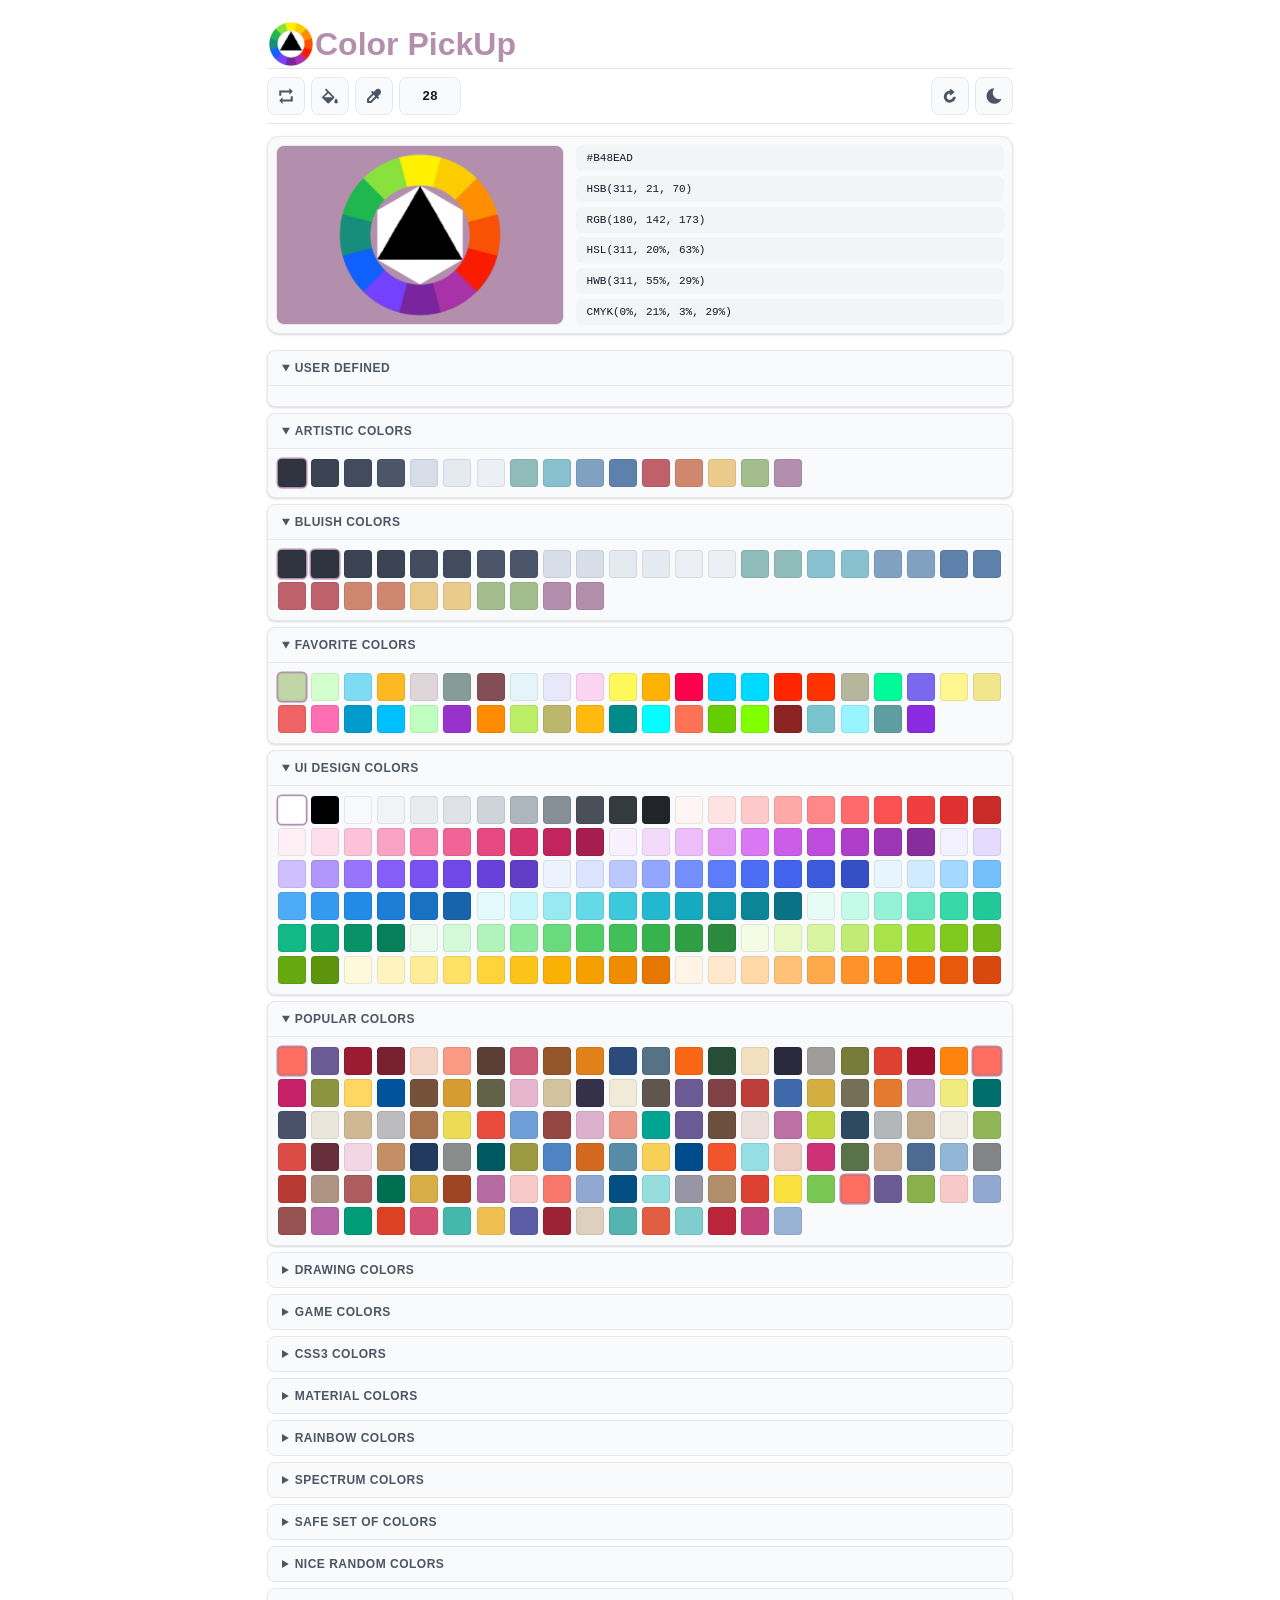
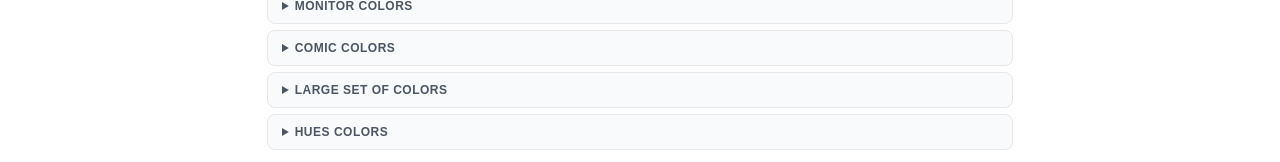
<file: site/index.html>
<!DOCTYPE html>
<html lang="en">

<head>
  <meta http-equiv="Content-Type" content="text/html;charset=UTF-8">
  <meta name="viewport" content="width=device-width, initial-scale=1.0">

  <meta name="title" content="Color PickUp">
  <meta name="description" content="An elegant color picker and palette explorer for developers and designers.">
  <meta name="keywords" content="color picker, color palette, color explorer, web design, UI design, developer tools, design tools, HEX colors, RGB colors">
  <meta name="author" content="Pro Bandey">
  <meta name="robots" content="index, follow">
  <meta name="language" content="English">
  <meta name="theme-color" content="#3b82f6">

  <meta property="og:type" content="website">
  <meta property="og:url" content="https://Pro-Bandey.github.io/Color-PickUp/">
  <meta property="og:title" content="Color PickUp">
  <meta property="og:description" content="An elegant color picker and palette explorer for developers and designers.">
  <meta property="og:image" content="./src/social-1.png">
  <meta property="og:site_name" content="Color PickUp">

  <meta name="twitter:card" content="summary_large_image">
  <meta name="twitter:url" content="https://Pro-Bandey.github.io/Color-PickUp/">
  <meta name="twitter:title" content="Color PickUp">
  <meta name="twitter:description" content="An elegant color picker and palette explorer for developers and designers.">
  <meta name="twitter:image" content="./src/social-1.png">

  <meta name="application-name" content="Color PickUp">
  <meta name="apple-mobile-web-app-title" content="Color PickUp">
  <meta name="apple-mobile-web-app-capable" content="yes">
  <meta name="apple-mobile-web-app-status-bar-style" content="default">


  <script type="application/ld+json">
        {
        "@context": "https://schema.org",
        "@type": "SoftwareApplication",
        "applicationCategory": "WebApplication",
        "operatingSystem": "Web Browser",
        "name": "Color PickUp",
        "url": "https://Pro-Bandey.github.io/Color-PickUp/",
        "description": "An elegant color picker and palette explorer for developers and designers..",
        "author": {
            "@type": "Person",
            "name": "Pro Bandey"
        },
        "publisher": {
            "@type": "Person",
            "name": "PulisherName"
        }
        }
    </script>

  <script>
    if ('serviceWorker' in navigator) {
      window.addEventListener('load', () => {
        navigator.serviceWorker.register('./sw.js').then(reg => { console.log('Core Service Worker Active. Scope:', reg.scope); }).catch(err => { console.error('× Service Worker Registration Failed:', err); });
      });
    }
  </script>
  <link rel="manifest" href="manifest.webmanifest">
  <link rel="canonical" href="https://Pro-Bandey.github.io/Color-PickUp/">
  <link rel="shortcut icon" type="image/x-icon" sizes="any" href="favicon.ico">
  <link rel="icon" type="image/png" sizes="16x16" href="src/16.png">
  <link rel="icon" type="image/png" sizes="32x32" href="src/32.png">
  <link rel="icon" type="image/png" sizes="48x48" href="src/48.png">
  <link rel="icon" type="image/png" sizes="64x64" href="src/64.png">
  <link rel="icon" type="image/png" sizes="144x144" href="src/144.png">
  <link rel="icon" type="image/png" sizes="192x192" href="src/192.png">
  <link rel="icon" type="image/png" sizes="512x512" href="src/512.png">
  <link rel="apple-touch-icon" type="image/png" sizes="180x180" href="src/apple-touch-icon.png">

  <title>Color PickUp</title>

  <link type="text/css" rel="stylesheet" href="index.css">
</head>

<body>
  <header class="header">
    <div class="titleHeader">
      <img src="src/48.png" alt="">
      <h1 class="titleHeaderHeading" id="titleHeaderHeading">Color PickUp</h1>
    </div>
    <div class="controlHeader">
      <div class="controlLeft">
        <button class="controlButton" id="clearHistory" title="Clear History">
          <svg>
            <use href="#iconClear"></use>
          </svg>
        </button>
        <button class="controlButton" id="colorPicker" title="Color Picker">
          <svg>
            <use href="#iconColorPicker"></use>
          </svg>
        </button>
        <button class="controlButton" id="eyeDropper" title="Eye Dropper">
          <svg>
            <use href="#iconEyeDropper"></use>
          </svg>
        </button>
        <div class="controlButton" id="tileSize" title="Tile Size (px)">
          <input id="sizeInput" type="number" value="28" min="8" max="128" step="1">
        </div>
      </div>

      <div class="controlRight">
        <button class="toolButton" id="reloadUi" title="Reload UI">
          <svg>
            <use href="#iconReload"></use>
          </svg>
        </button>
        <button class="toolButton" id="themeToggle" title="Dark | Light Mode">
          <svg>
            <use href="#iconTheme"></use>
          </svg>
        </button>
      </div>
    </div>
  </header>

  <main class="pickerWorkspace">
    <div class="colorDisplaySection">
      <div class="colorPreviewContainer">
        <input id="pickerNative" type="color">
      </div>
      <div class="colorDetailsContainer" id="colorDetails">
        <input type="text" value="Loading..." readonly class="colorCodeInput">
        <input type="text" value="Loading..." readonly class="colorCodeInput">
        <input type="text" value="Loading..." readonly class="colorCodeInput">
        <input type="text" value="Loading..." readonly class="colorCodeInput">
        <input type="text" value="Loading..." readonly class="colorCodeInput">
        <input type="text" value="Loading..." readonly class="colorCodeInput">
      </div>
    </div>
  </main>

  <section class="paletteSection">
    <details class="paletteAccordion" index="0">
      <summary class="paletteSummary">User defined</summary>
      <div class="paletteTiles userTiles"></div>
    </details>
    <details class="paletteAccordion" index="1">
      <summary class="paletteSummary">Artistic colors</summary>
      <div class="paletteTiles artisticTiles"></div>
    </details>
    <details class="paletteAccordion" index="2">
      <summary class="paletteSummary">Bluish colors</summary>
      <div class="paletteTiles bluishTiles"></div>
    </details>
    <details class="paletteAccordion" index="3">
      <summary class="paletteSummary">Favorite colors</summary>
      <div class="paletteTiles favoriteTiles"></div>
    </details>
    <details class="paletteAccordion" index="4">
      <summary class="paletteSummary">UI design colors</summary>
      <div class="paletteTiles uiDesignTiles"></div>
    </details>
    <details class="paletteAccordion" index="5">
      <summary class="paletteSummary">Popular colors</summary>
      <div class="paletteTiles popularTiles"></div>
    </details>
    <details class="paletteAccordion" index="6">
      <summary class="paletteSummary">Drawing colors</summary>
      <div class="paletteTiles drawingTiles"></div>
    </details>
    <details class="paletteAccordion" index="7">
      <summary class="paletteSummary">Game colors</summary>
      <div class="paletteTiles gameTiles"></div>
    </details>
    <details class="paletteAccordion" index="8">
      <summary class="paletteSummary">CSS3 colors</summary>
      <div class="paletteTiles css3Tiles"></div>
    </details>
    <details class="paletteAccordion" index="9">
      <summary class="paletteSummary">Material colors</summary>
      <div class="paletteTiles materialTiles"></div>
    </details>
    <details class="paletteAccordion" index="10">
      <summary class="paletteSummary">Rainbow colors</summary>
      <div class="paletteTiles rainbowTiles"></div>
    </details>
    <details class="paletteAccordion" index="11">
      <summary class="paletteSummary">Spectrum colors</summary>
      <div class="paletteTiles spectrumTiles"></div>
    </details>
    <details class="paletteAccordion" index="12">
      <summary class="paletteSummary">Safe set of colors</summary>
      <div class="paletteTiles safeTiles"></div>
    </details>
    <details class="paletteAccordion" index="13">
      <summary class="paletteSummary">Nice Random colors</summary>
      <div class="paletteTiles randomTiles"></div>
    </details>
    <details class="paletteAccordion" index="14">
      <summary class="paletteSummary">Monitor colors</summary>
      <div class="paletteTiles monitorTiles"></div>
    </details>
    <details class="paletteAccordion" index="15">
      <summary class="paletteSummary">Comic colors</summary>
      <div class="paletteTiles comicTiles"></div>
    </details>
    <details class="paletteAccordion" index="16">
      <summary class="paletteSummary">Large set of colors</summary>
      <div class="paletteTiles largeTiles"></div>
    </details>
    <details class="paletteAccordion" index="17">
      <summary class="paletteSummary">Hues colors</summary>
      <div class="paletteTiles huesTiles"></div>
    </details>
  </section>

  <svg xmlns="http://www.w3.org/2000/svg" style="display: none;">
    <symbol id="iconClear" viewBox="0 0 48 48">
      <path
        d="M 9.8212753,13.365952 H 34.12766 V 20.455317 L 44.25532,10.327657 34.12766,0.199997 V 7.2893585 H 3.744681 V 22.987232 H 9.8212753 Z" />
      <path
        d="M 38.178723,34.634044 13.872338,34.634037 13.872339,27.544678 3.744681,37.672337 13.872339,47.8 13.87234,40.710639 44.255317,40.710637 44.255318,25.012763 38.178724,25.012764 Z" />
    </symbol>
    <symbol id="iconColorPicker" viewBox="0 0 48 48">
      <path
        d="M 35.906476,25.148906 12.562765,1.8051949 8.8679796,5.4999776 15.08253,11.714523 1.6481437,25.148906 C 0.12061846,26.676428 0.12061846,29.15703 1.6481437,30.684552 L 16.009483,45.045899 C 16.766726,45.816189 17.772016,46.194805 18.777306,46.194805 19.782607,46.194805 20.787897,45.816189 21.545129,45.045899 L 35.906476,30.684552 C 37.433998,29.15703 37.433998,26.676428 35.906476,25.148906 Z M 6.25683,27.916729 18.777306,15.40931 31.297794,27.916729 Z M 42.277691,31.833458 C 42.277691,31.833458 37.055382,37.486604 37.055382,40.972496 37.055382,43.857819 39.392368,46.194805 42.277691,46.194805 45.163014,46.194805 47.5,43.857819 47.5,40.972496 47.5,37.486604 42.277691,31.833458 42.277691,31.833458 Z" />
    </symbol>
    <symbol id="iconEyeDropper" viewBox="0 0 96 96">
      <path
        d="M90,24.0217a17.9806,17.9806,0,0,0-5.2969-12.7968,18.5331,18.5331,0,0,0-25.6054,0L46.23,24.0972,41.9121,19.78a5.9994,5.9994,0,1,0-8.4844,8.4844l4.3184,4.3184L7.7578,62.5647A5.9956,5.9956,0,0,0,6,66.8069V83.9221a5.9966,5.9966,0,0,0,6,6H29.1152a5.9956,5.9956,0,0,0,4.2422-1.7578L63.34,58.176l4.3184,4.3184A5.9994,5.9994,0,0,0,76.1426,54.01L71.825,49.6924,84.6973,36.8245A17.9861,17.9861,0,0,0,90,24.0217Zm-63.3691,53.9H18V69.2913L46.2305,41.0667l8.625,8.625Z" />
    </symbol>
    <symbol id="iconReload" viewBox="0 0 512 512">
      <path
        d="M281.525,228.102l104.758-78.042 c12.082-12.085,12.082-24.259,0-36.342L281.525,35.674c-3.274-2.359-7.359-3.725-11.723-3.725c-10.992,0-19.803,8.536-19.803,19.083  v35.429C144.611,86.737,59.205,172.046,59.205,277.258c0,105.396,85.672,190.793,191.248,190.793 c98.03,0,178.809-73.498,189.977-168.169c0.092-0.275,0.367-3.187,0.367-4.455c0-9.992-8.181-18.169-18.261-18.169h-45.793 c-14.993,0-26.349,10.355-27.893,18.986c-8.811,46.156-49.519,80.954-98.397,80.954c-55.329,0-100.127-44.701-100.127-99.94 c0-55.064,44.523-99.667,99.674-99.941v35.437c0,10.541,8.811,19.076,19.803,19.076C274.166,231.83,278.251,230.471,281.525,228.102 z" />
    </symbol>
    <symbol id="iconTheme" viewBox="0 0 122.8799 122.8799">
      <path
        d="M 63.550085,1.4875858 A 60.101027,60.101027 0 0 0 3.45,61.587666 60.101027,60.101027 0 0 0 63.550085,121.6899 60.101027,60.101027 0 0 0 119.56373,83.196612 50.463617,50.463617 0 0 1 102.0998,86.352622 50.463617,50.463617 0 0 1 51.637166,35.887862 50.463617,50.463617 0 0 1 65.189815,1.5691534 60.101027,60.101027 0 0 0 63.550085,1.4875858 Z" />
    </symbol>
  </svg>

  <script type="text/javascript" src="pallets/artistic.js"></script>
  <script type="text/javascript" src="pallets/bluish.js"></script>
  <script type="text/javascript" src="pallets/comic.js"></script>
  <script type="text/javascript" src="pallets/css3.js"></script>
  <script type="text/javascript" src="pallets/drawing.js"></script>
  <script type="text/javascript" src="pallets/favorite.js"></script>
  <script type="text/javascript" src="pallets/game.js"></script>
  <script type="text/javascript" src="pallets/hues.js"></script>
  <script type="text/javascript" src="pallets/large.js"></script>
  <script type="text/javascript" src="pallets/material.js"></script>
  <script type="text/javascript" src="pallets/monitor.js"></script>
  <script type="text/javascript" src="pallets/popular.js"></script>
  <script type="text/javascript" src="pallets/rainbow.js"></script>
  <script type="text/javascript" src="pallets/random.js"></script>
  <script type="text/javascript" src="pallets/safe.js"></script>
  <script type="text/javascript" src="pallets/spectrum.js"></script>
  <script type="text/javascript" src="pallets/ui.js"></script>

  <script type="text/javascript" src="pallets/notify.js"></script>
  <script type="text/javascript" src="index.js"></script>
  <script src="toaster.js"></script>
</body>

</html>
</file>
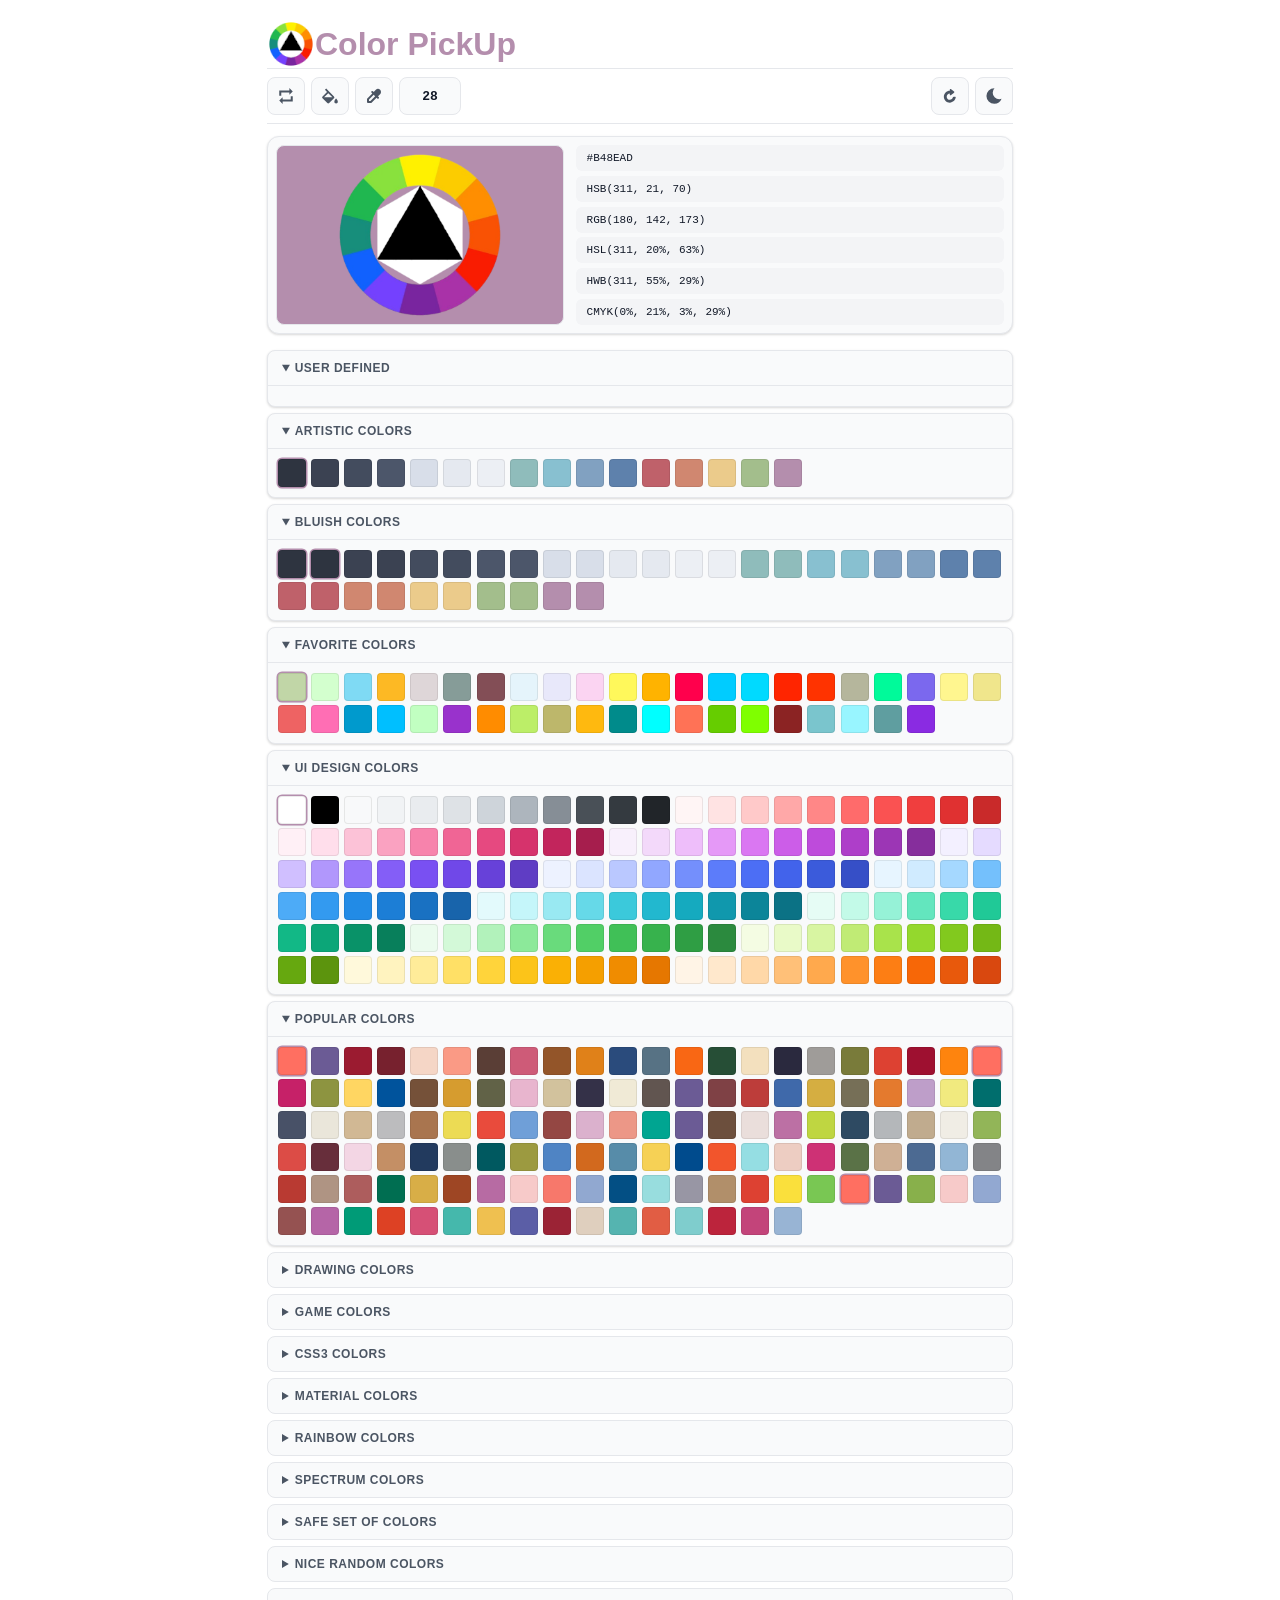
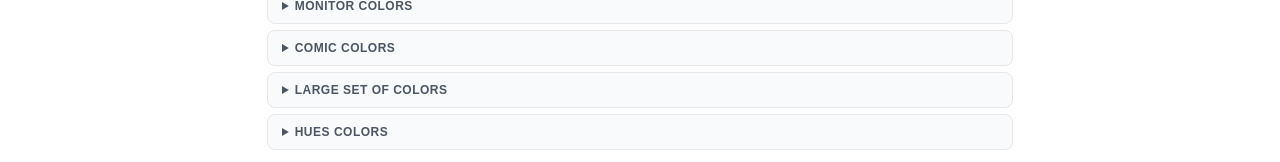
<file: chrome/page/index.html>
<!DOCTYPE html>
<html lang="en">

<head>
  <meta charset="UTF-8">
  <meta http-equiv="Content-Type" content="text/html; charset=utf-8">
  <meta name="viewport" content="width=device-width, initial-scale=1.0">
  
  <link rel="manifest" href="manifest.webmanifest">
  <title>Color PickUp</title>
  <link type="text/css" rel="stylesheet" href="index.css">
</head>

<body>
  <header class="header">
    <div class="titleHeader">
      <img src="../icons/48.png" alt="">
      <h1 class="titleHeaderHeading" id="titleHeaderHeading">Color PickUp</h1>
    </div>
    <div class="controlHeader">
      <div class="controlLeft">
        <button class="controlButton" id="clearHistory" title="Clear History">
          <svg>
            <use href="#iconClear"></use>
          </svg>
        </button>
        <button class="controlButton" id="colorPicker" title="Color Picker">
          <svg>
            <use href="#iconColorPicker"></use>
          </svg>
        </button>
        <button class="controlButton" id="eyeDropper" title="Eye Dropper">
          <svg>
            <use href="#iconEyeDropper"></use>
          </svg>
        </button>
        <div class="controlButton" id="tileSize" title="Tile Size (px)">
          <input id="sizeInput" type="number" value="28" min="8" max="128" step="1">
        </div>
      </div>

      <div class="controlRight">
        <button class="toolButton" id="reloadUi" title="Reload UI">
          <svg>
            <use href="#iconReload"></use>
          </svg>
        </button>
        <button class="toolButton" id="themeToggle" title="Dark | Light Mode">
          <svg>
            <use href="#iconTheme"></use>
          </svg>
        </button>
      </div>
    </div>
  </header>

  <main class="pickerWorkspace">
    <div class="colorDisplaySection">
      <div class="colorPreviewContainer">
        <input id="pickerNative" type="color">
      </div>
      <div class="colorDetailsContainer" id="colorDetails">
        <input type="text" value="Loading..." readonly class="colorCodeInput">
        <input type="text" value="Loading..." readonly class="colorCodeInput">
        <input type="text" value="Loading..." readonly class="colorCodeInput">
        <input type="text" value="Loading..." readonly class="colorCodeInput">
        <input type="text" value="Loading..." readonly class="colorCodeInput">
        <input type="text" value="Loading..." readonly class="colorCodeInput">
      </div>
    </div>
  </main>

  <section class="paletteSection">
    <details class="paletteAccordion" index="0">
      <summary class="paletteSummary">User defined</summary>
      <div class="paletteTiles userTiles"></div>
    </details>
    <details class="paletteAccordion" index="1">
      <summary class="paletteSummary">Artistic colors</summary>
      <div class="paletteTiles artisticTiles"></div>
    </details>
    <details class="paletteAccordion" index="2">
      <summary class="paletteSummary">Bluish colors</summary>
      <div class="paletteTiles bluishTiles"></div>
    </details>
    <details class="paletteAccordion" index="3">
      <summary class="paletteSummary">Favorite colors</summary>
      <div class="paletteTiles favoriteTiles"></div>
    </details>
    <details class="paletteAccordion" index="4">
      <summary class="paletteSummary">UI design colors</summary>
      <div class="paletteTiles uiDesignTiles"></div>
    </details>
    <details class="paletteAccordion" index="5">
      <summary class="paletteSummary">Popular colors</summary>
      <div class="paletteTiles popularTiles"></div>
    </details>
    <details class="paletteAccordion" index="6">
      <summary class="paletteSummary">Drawing colors</summary>
      <div class="paletteTiles drawingTiles"></div>
    </details>
    <details class="paletteAccordion" index="7">
      <summary class="paletteSummary">Game colors</summary>
      <div class="paletteTiles gameTiles"></div>
    </details>
    <details class="paletteAccordion" index="8">
      <summary class="paletteSummary">CSS3 colors</summary>
      <div class="paletteTiles css3Tiles"></div>
    </details>
    <details class="paletteAccordion" index="9">
      <summary class="paletteSummary">Material colors</summary>
      <div class="paletteTiles materialTiles"></div>
    </details>
    <details class="paletteAccordion" index="10">
      <summary class="paletteSummary">Rainbow colors</summary>
      <div class="paletteTiles rainbowTiles"></div>
    </details>
    <details class="paletteAccordion" index="11">
      <summary class="paletteSummary">Spectrum colors</summary>
      <div class="paletteTiles spectrumTiles"></div>
    </details>
    <details class="paletteAccordion" index="12">
      <summary class="paletteSummary">Safe set of colors</summary>
      <div class="paletteTiles safeTiles"></div>
    </details>
    <details class="paletteAccordion" index="13">
      <summary class="paletteSummary">Nice Random colors</summary>
      <div class="paletteTiles randomTiles"></div>
    </details>
    <details class="paletteAccordion" index="14">
      <summary class="paletteSummary">Monitor colors</summary>
      <div class="paletteTiles monitorTiles"></div>
    </details>
    <details class="paletteAccordion" index="15">
      <summary class="paletteSummary">Comic colors</summary>
      <div class="paletteTiles comicTiles"></div>
    </details>
    <details class="paletteAccordion" index="16">
      <summary class="paletteSummary">Large set of colors</summary>
      <div class="paletteTiles largeTiles"></div>
    </details>
    <details class="paletteAccordion" index="17">
      <summary class="paletteSummary">Hues colors</summary>
      <div class="paletteTiles huesTiles"></div>
    </details>
  </section>

  <svg xmlns="http://www.w3.org/2000/svg" style="display: none;">
    <symbol id="iconClear" viewBox="0 0 48 48">
      <path
        d="M 9.8212753,13.365952 H 34.12766 V 20.455317 L 44.25532,10.327657 34.12766,0.199997 V 7.2893585 H 3.744681 V 22.987232 H 9.8212753 Z" />
      <path
        d="M 38.178723,34.634044 13.872338,34.634037 13.872339,27.544678 3.744681,37.672337 13.872339,47.8 13.87234,40.710639 44.255317,40.710637 44.255318,25.012763 38.178724,25.012764 Z" />
    </symbol>
    <symbol id="iconColorPicker" viewBox="0 0 48 48">
      <path
        d="M 35.906476,25.148906 12.562765,1.8051949 8.8679796,5.4999776 15.08253,11.714523 1.6481437,25.148906 C 0.12061846,26.676428 0.12061846,29.15703 1.6481437,30.684552 L 16.009483,45.045899 C 16.766726,45.816189 17.772016,46.194805 18.777306,46.194805 19.782607,46.194805 20.787897,45.816189 21.545129,45.045899 L 35.906476,30.684552 C 37.433998,29.15703 37.433998,26.676428 35.906476,25.148906 Z M 6.25683,27.916729 18.777306,15.40931 31.297794,27.916729 Z M 42.277691,31.833458 C 42.277691,31.833458 37.055382,37.486604 37.055382,40.972496 37.055382,43.857819 39.392368,46.194805 42.277691,46.194805 45.163014,46.194805 47.5,43.857819 47.5,40.972496 47.5,37.486604 42.277691,31.833458 42.277691,31.833458 Z" />
    </symbol>
    <symbol id="iconEyeDropper" viewBox="0 0 96 96">
      <path
        d="M90,24.0217a17.9806,17.9806,0,0,0-5.2969-12.7968,18.5331,18.5331,0,0,0-25.6054,0L46.23,24.0972,41.9121,19.78a5.9994,5.9994,0,1,0-8.4844,8.4844l4.3184,4.3184L7.7578,62.5647A5.9956,5.9956,0,0,0,6,66.8069V83.9221a5.9966,5.9966,0,0,0,6,6H29.1152a5.9956,5.9956,0,0,0,4.2422-1.7578L63.34,58.176l4.3184,4.3184A5.9994,5.9994,0,0,0,76.1426,54.01L71.825,49.6924,84.6973,36.8245A17.9861,17.9861,0,0,0,90,24.0217Zm-63.3691,53.9H18V69.2913L46.2305,41.0667l8.625,8.625Z" />
    </symbol>
    <symbol id="iconReload" viewBox="0 0 512 512">
      <path
        d="M281.525,228.102l104.758-78.042 c12.082-12.085,12.082-24.259,0-36.342L281.525,35.674c-3.274-2.359-7.359-3.725-11.723-3.725c-10.992,0-19.803,8.536-19.803,19.083  v35.429C144.611,86.737,59.205,172.046,59.205,277.258c0,105.396,85.672,190.793,191.248,190.793 c98.03,0,178.809-73.498,189.977-168.169c0.092-0.275,0.367-3.187,0.367-4.455c0-9.992-8.181-18.169-18.261-18.169h-45.793 c-14.993,0-26.349,10.355-27.893,18.986c-8.811,46.156-49.519,80.954-98.397,80.954c-55.329,0-100.127-44.701-100.127-99.94 c0-55.064,44.523-99.667,99.674-99.941v35.437c0,10.541,8.811,19.076,19.803,19.076C274.166,231.83,278.251,230.471,281.525,228.102 z" />
    </symbol>
    <symbol id="iconTheme" viewBox="0 0 122.8799 122.8799">
      <path
        d="M 63.550085,1.4875858 A 60.101027,60.101027 0 0 0 3.45,61.587666 60.101027,60.101027 0 0 0 63.550085,121.6899 60.101027,60.101027 0 0 0 119.56373,83.196612 50.463617,50.463617 0 0 1 102.0998,86.352622 50.463617,50.463617 0 0 1 51.637166,35.887862 50.463617,50.463617 0 0 1 65.189815,1.5691534 60.101027,60.101027 0 0 0 63.550085,1.4875858 Z" />
    </symbol>
  </svg>

  <script type="text/javascript" src="pallets/artistic.js"></script>
  <script type="text/javascript" src="pallets/bluish.js"></script>
  <script type="text/javascript" src="pallets/comic.js"></script>
  <script type="text/javascript" src="pallets/css3.js"></script>
  <script type="text/javascript" src="pallets/drawing.js"></script>
  <script type="text/javascript" src="pallets/favorite.js"></script>
  <script type="text/javascript" src="pallets/game.js"></script>
  <script type="text/javascript" src="pallets/hues.js"></script>
  <script type="text/javascript" src="pallets/large.js"></script>
  <script type="text/javascript" src="pallets/material.js"></script>
  <script type="text/javascript" src="pallets/monitor.js"></script>
  <script type="text/javascript" src="pallets/popular.js"></script>
  <script type="text/javascript" src="pallets/rainbow.js"></script>
  <script type="text/javascript" src="pallets/random.js"></script>
  <script type="text/javascript" src="pallets/safe.js"></script>
  <script type="text/javascript" src="pallets/spectrum.js"></script>
  <script type="text/javascript" src="pallets/ui.js"></script>

  <script type="text/javascript" src="pallets/notify.js"></script>
  <script type="text/javascript" src="index.js"></script>
  <script src="toaster.js"></script>
</body>

</html>
</file>
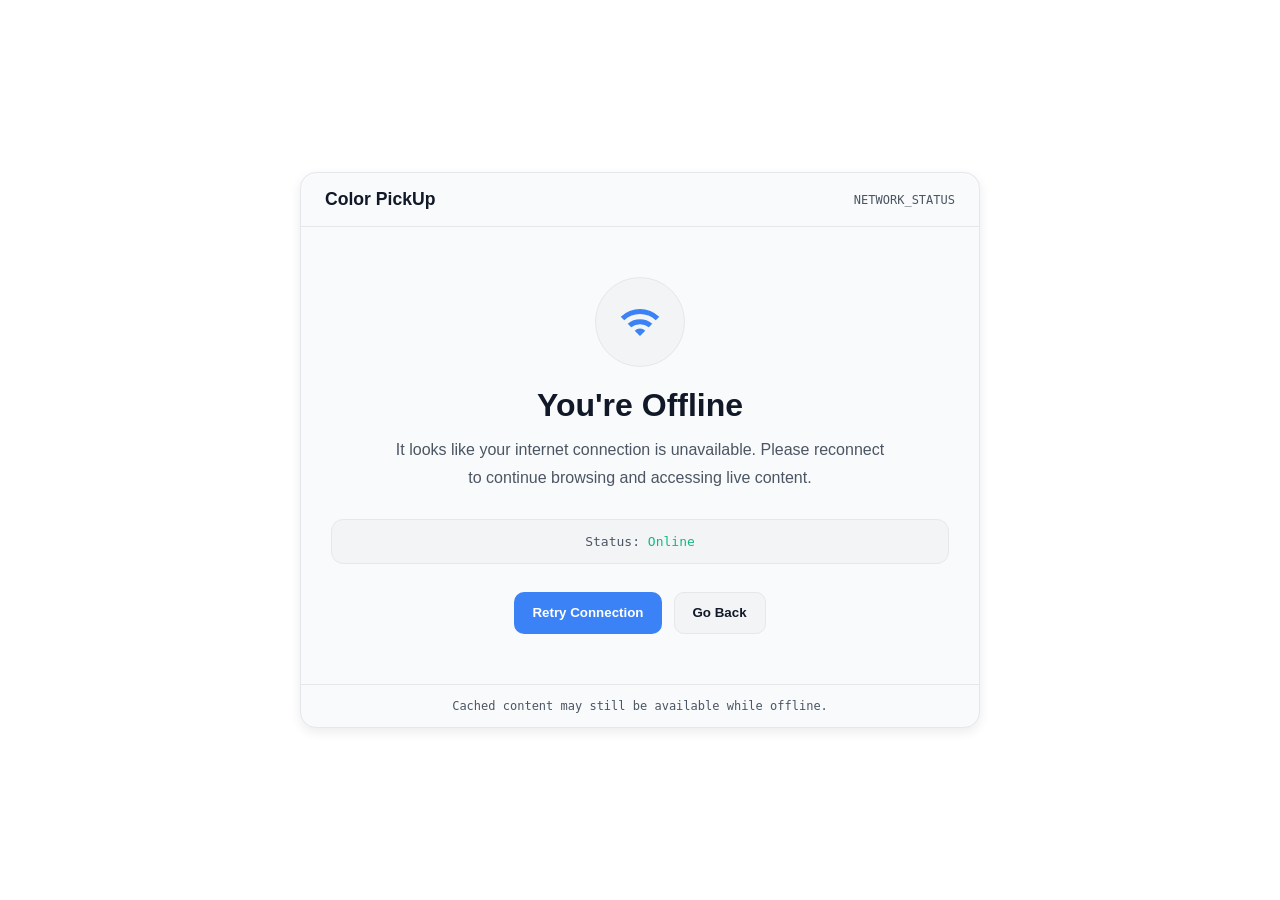
<file: site/offline.html>
<!DOCTYPE html><html lang="en" theme="light"><head><meta charset="UTF-8"><meta name="viewport" content="width=device-width, initial-scale=1.0"><link rel="shortcut icon" href="[data-uri]" type="image/x-icon"><title>Offline</title><style>:root{ --bgColor:#ffffff; --surfaceColor:#f9fafb; --surfaceColorSecondary:#f3f4f6; --surfaceColorHover:#e5e7eb; --textColor:#111827; --textColorMuted:#4b5563; --borderColor:#e5e7eb; --accentColor:#3b82f6; --successColor:#10b981; --shadowSubtle:0 1px 3px rgba(0,0,0,.1),0 1px 2px rgba(0,0,0,.06); --shadowMedium:0 4px 12px rgba(0,0,0,.08); --fontSans:-apple-system,BlinkMacSystemFont,"Segoe UI",Roboto,"Helvetica Neue",Arial,sans-serif; --fontMono:ui-monospace,SFMono-Regular,Menlo,Monaco,Consolas,monospace;} html[theme="dark"]{ --bgColor:#121212; --surfaceColor:#1e1e1e; --surfaceColorSecondary:#272727; --surfaceColorHover:#333333; --textColor:#f9fafb; --textColorMuted:#9ca3af; --borderColor:#2d2d2d;} *{ margin:0; padding:0; box-sizing:border-box;} body{ min-height:100vh; background:var(--bgColor); color:var(--textColor); font-family:var(--fontSans); display:flex; align-items:center; justify-content:center; padding:20px;} .offline-card{ width:100%; max-width:680px; background:var(--surfaceColor); border:1px solid var(--borderColor); border-radius:16px; box-shadow:var(--shadowMedium); overflow:hidden;} .header{ padding:16px 24px; border-bottom:1px solid var(--borderColor); display:flex; justify-content:space-between; align-items:center;} .logo{ font-size:1.1rem; font-weight:700;} .status{ font-size:12px; color:var(--textColorMuted); font-family:var(--fontMono);} .content{ padding:50px 30px; text-align:center;} .icon{ width:90px; height:90px; margin:0 auto 20px; border-radius:50%; background:var(--surfaceColorSecondary); border:1px solid var(--borderColor); display:flex; align-items:center; justify-content:center;} .icon svg{ width:42px; height:42px; fill:var(--accentColor);} h1{ font-size:2rem; margin-bottom:12px;} p{ color:var(--textColorMuted); line-height:1.7; max-width:500px; margin:auto;} .network-box{ margin-top:28px; padding:14px; background:var(--surfaceColorSecondary); border:1px solid var(--borderColor); border-radius:12px; font-family:var(--fontMono); font-size:13px; color:var(--textColorMuted);} .actions{ margin-top:28px; display:flex; justify-content:center; gap:12px; flex-wrap:wrap;} .btn{ border:none; cursor:pointer; text-decoration:none; height:42px; padding:0 18px; border-radius:10px; font-weight:600; display:flex; align-items:center; justify-content:center; transition:.15s ease;} .btn-primary{ background:var(--accentColor); color:white;} .btn-secondary{ background:var(--surfaceColorSecondary); border:1px solid var(--borderColor); color:var(--textColor);} .btn:hover{ transform:translateY(-1px);} .footer{ border-top:1px solid var(--borderColor); padding:14px; text-align:center; font-size:12px; color:var(--textColorMuted); font-family:var(--fontMono);} .online{ color:var(--successColor);} .offline{ color:#ef4444;} @media(max-width:480px){ h1{ font-size:1.6rem;} .content{ padding:40px 20px;} .actions{ flex-direction:column;} .btn{ width:100%;}}
</style></head><body><div class="offline-card"><div class="header"><div class="logo">Color PickUp</div><div class="status">NETWORK_STATUS</div></div><div class="content"><div class="icon"><svg viewBox="0 0 24 24"><path d="M1 9l2 2a13 13 0 0118 0l2-2A16 16 0 001 9zm4 4l2 2a8 8 0 0110 0l2-2a11 11 0 00-14 0zm4 4l3 3 3-3a4 4 0 00-6 0z"/></svg></div><h1>You're Offline</h1><p>It looks like your internet connection is unavailable. Please reconnect to continue browsing and accessing live content. </p><div class="network-box">Status: <span id="connectionStatus" class="offline">Offline </span></div><div class="actions"><button class="btn btn-primary" onclick="location.reload()">Retry Connection </button><button class="btn btn-secondary" onclick="history.back()">Go Back </button></div></div><div class="footer">Cached content may still be available while offline. </div></div><script>function updateStatus(){ const el=document.getElementById("connectionStatus"); if (navigator.onLine){ el.textContent="Online"; el.className="online";} else{ el.textContent="Offline"; el.className="offline";}} window.addEventListener("online", updateStatus);
window.addEventListener("offline", updateStatus); updateStatus();
</script></body></html>
</file>
<file: site/index.css>
:root {
  --tileWidth: 28px;
  --tileHeight: 28px;
  --bgColor: #ffffff;
  --surfaceColor: #f9fafb;
  --surfaceColorSecondary: #f3f4f6;
  --surfaceColorHover: #e5e7eb;
  --textColor: #111827;
  --textColorMuted: #4b5563;
  --borderColor: #e5e7eb;
  --accentColor: #3b82f6;
  --shadowSubtle: 0 1px 3px rgba(0, 0, 0, 0.1), 0 1px 2px rgba(0, 0, 0, 0.06);
  --shadowMedium: 0 4px 6px -1px rgba(0, 0, 0, 0.1), 0 2px 4px -1px rgba(0, 0, 0, 0.06);
  --fontSans: -apple-system, BlinkMacSystemFont, "Segoe UI", Roboto, "Helvetica Neue", Arial, sans-serif;
  --fontMono: ui-monospace, SFMono-Regular, Menlo, Monaco, Consolas, monospace;
}

html[theme="dark"] {
  --bgColor: #121212;
  --surfaceColor: #1e1e1e;
  --surfaceColorSecondary: #272727;
  --surfaceColorHover: #333333;
  --textColor: #f9fafb;
  --textColorMuted: #9ca3af;
  --borderColor: #2d2d2d;
  --shadowSubtle: 0 1px 3px rgba(0, 0, 0, 0.3);
  --shadowMedium: 0 4px 12px rgba(0, 0, 0, 0.4);
}

* {
  box-sizing: border-box;
  margin: 0;
  padding: 0;
}

body {
  font-family: var(--fontSans);
  color: var(--textColor);
  background-color: var(--bgColor);
  width: 100%;
  min-width: 440px;
  max-width: 770px;
  overflow: hidden auto;
  height: auto;
  min-height: 500px;
  padding: 12px;
  margin: auto;
  transition: background-color 0.2s ease, color 0.2s ease;
}

.titleHeader {
  pointer-events: none;
  display: flex;
  justify-content: flex-start;
  align-items: center;
  margin: 0.5rem auto;
  border-bottom: 1px solid var(--borderColor);
}

.titleHeaderHeading {
  font-size: 2rem;
  font-weight: 700;
}

.controlHeader {
  display: flex;
  justify-content: space-between;
  align-items: center;
  border-bottom: 1px solid var(--borderColor);
  padding-bottom: 8px;
  margin-bottom: 12px;
}

.controlLeft,
.controlRight {
  display: flex;
  gap: 6px;
  align-items: center;
}

.controlButton,
.toolButton {
  background: var(--surfaceColor);
  border: 1px solid var(--borderColor);
  border-radius: 8px;
  cursor: pointer;
  width: 38px;
  height: 38px;
  display: flex;
  align-items: center;
  justify-content: center;
  transition: all 0.15s ease-in-out;
  color: var(--textColor);
}

.controlButton:hover,
.toolButton:hover {
  background-color: var(--surfaceColorHover);
  box-shadow: var(--shadowSubtle);
  transform: translateY(-1px);
}

.controlButton svg,
.toolButton svg {
  width: 16px;
  height: 16px;
  fill: var(--textColorMuted);
  pointer-events: none;
  transition: fill 0.15s ease;
}

.controlButton:hover svg,
.toolButton:hover svg {
  fill: var(--textColor);
}

#tileSize {
  width: auto;
  padding: 0 6px;
}

#sizeInput {
  background: transparent;
  border: none;
  color: var(--textColor);
  font-family: var(--fontMono);
  font-weight: 600;
  font-size: 13px;
  width: 48px;
  text-align: center;
  outline: none;
}

#sizeInput::-webkit-inner-spin-button,
#sizeInput::-webkit-outer-spin-button {
  appearance: none;
  display: none;
  opacity: 1;
}

.pickerWorkspace {
  margin-bottom: 16px;
}

.colorDisplaySection {
  display: flex;
  background-color: var(--surfaceColor);
  border: 1px solid var(--borderColor);
  border-radius: 12px;
  padding: 8px;
  gap: 12px;
  box-shadow: var(--shadowSubtle);
}

.colorPreviewContainer {
  flex: 1;
  min-width: 130px;
  height: 180px;
  border-radius: 8px;
  overflow: hidden;
  border: 1px solid var(--borderColor);
  cursor: pointer;
  position: relative;
  background-size: 16px 16px;
  background-image:
    linear-gradient(45deg, var(--borderColor) 25%, transparent 25%),
    linear-gradient(-45deg, var(--borderColor) 25%, transparent 25%),
    linear-gradient(45deg, transparent 75%, var(--borderColor) 75%),
    linear-gradient(-45deg, transparent 75%, var(--borderColor) 75%);
  transition: transform 0.2s ease;
}

.colorPreviewContainer:hover {
  transform: scale(1.01);
}

#pickerNative {
  width: 100%;
  min-height: 100px;
  height: 100%;
  opacity: 0;
  cursor: pointer;
}

.colorDetailsContainer {
  display: flex;
  flex-direction: column;
  justify-content: space-between;
  gap: 4px;
  flex: 1.5;
}

.colorCodeInput {
  background: var(--surfaceColorSecondary);
  color: var(--textColor);
  border: 1px solid transparent;
  border-radius: 6px;
  height: 26px;
  font-family: var(--fontMono);
  font-size: 11px;
  font-weight: 500;
  padding: 0 10px;
  width: 100%;
  cursor: pointer;
  text-align: left;
  outline: none;
  transition: all 0.15s ease;
}

.colorCodeInput:hover {
  background-color: var(--surfaceColorHover);
  border-color: var(--borderColor);
  box-shadow: var(--shadowSubtle);
}

.paletteSection {
  display: flex;
  flex-direction: column;
  gap: 6px;
}

.paletteAccordion {
  background-color: var(--surfaceColor);
  border: 1px solid var(--borderColor);
  border-radius: 8px;
  overflow: hidden;
  transition: box-shadow 0.2s ease;
}

.paletteAccordion[open] {
  box-shadow: var(--shadowSubtle);
}

.paletteSummary {
  padding: 10px 14px;
  font-size: 12px;
  font-weight: 600;
  letter-spacing: 0.5px;
  cursor: pointer;
  user-select: none;
  text-transform: uppercase;
  color: var(--textColorMuted);
  outline: none;
  transition: background-color 0.15s ease, color 0.15s ease;
}

.paletteSummary:hover {
  background-color: var(--surfaceColorHover);
  color: var(--textColor);
}

.paletteTiles {
  padding: 10px;
  border-top: 1px solid var(--borderColor);
  display: grid;
  grid-template-columns: repeat(auto-fill, minmax(var(--tileWidth), 1fr));
  gap: 4px;
  max-height: 240px;
  overflow-y: auto;
}

.paletteTiles input {
  border: 1px solid rgba(0, 0, 0, 0.08);
  padding: 0;
  margin: 0;
  cursor: pointer;
  border-radius: 4px;
  width: var(--tileWidth) !important;
  height: var(--tileHeight) !important;
  min-width: var(--tileWidth);
  max-width: var(--tileWidth);
  min-height: var(--tileHeight);
  max-height: var(--tileHeight);
  outline: none;
  text-align: center;
  color: transparent;
  transition: transform 0.1s cubic-bezier(0.175, 0.885, 0.32, 1.275), box-shadow 0.1s ease;
}

html[theme="dark"] .paletteTiles input {
  border-color: rgba(255, 255, 255, 0.08);
}

.paletteTiles input:hover {
  transform: scale(1.25);
  box-shadow: var(--shadowMedium);
  z-index: 5;
}

.paletteTiles input[value="✓"] {
  color: rgb(189, 187, 187) !important;
  font-size: 11px;
  font-weight: bold;
  text-shadow: 0 1px 2px rgba(0, 0, 0, 0.6);
}

@media (max-width: 480px) {
  body {
    min-width: 360px;
    padding: 8px;
  }

  .colorDisplaySection {
    flex-direction: column;
  }

  .colorPreviewContainer {
    width: 100%;
    height: 120px;
  }
}

::-webkit-scrollbar {
  width: 4px;
  height: 4px;
}

::-webkit-scrollbar-track {
  background: transparent;
  margin-block: 5px;
}

::-webkit-scrollbar-thumb {
  background: var(--accentColor);
  border-radius: 20px;
  cursor: grab;
}

::-webkit-scrollbar-thumb:active {
  background: var(--surfaceColorHover);
  cursor: grabbing;
}
</file>
<file: chrome/page/index.css>
:root {
  --tileWidth: 28px;
  --tileHeight: 28px;
  --bgColor: #ffffff;
  --surfaceColor: #f9fafb;
  --surfaceColorSecondary: #f3f4f6;
  --surfaceColorHover: #e5e7eb;
  --textColor: #111827;
  --textColorMuted: #4b5563;
  --borderColor: #e5e7eb;
  --accentColor: #3b82f6;
  --shadowSubtle: 0 1px 3px rgba(0, 0, 0, 0.1), 0 1px 2px rgba(0, 0, 0, 0.06);
  --shadowMedium: 0 4px 6px -1px rgba(0, 0, 0, 0.1), 0 2px 4px -1px rgba(0, 0, 0, 0.06);
  --fontSans: -apple-system, BlinkMacSystemFont, "Segoe UI", Roboto, "Helvetica Neue", Arial, sans-serif;
  --fontMono: ui-monospace, SFMono-Regular, Menlo, Monaco, Consolas, monospace;
}

html[theme="dark"] {
  --bgColor: #121212;
  --surfaceColor: #1e1e1e;
  --surfaceColorSecondary: #272727;
  --surfaceColorHover: #333333;
  --textColor: #f9fafb;
  --textColorMuted: #9ca3af;
  --borderColor: #2d2d2d;
  --shadowSubtle: 0 1px 3px rgba(0, 0, 0, 0.3);
  --shadowMedium: 0 4px 12px rgba(0, 0, 0, 0.4);
}

* {
  box-sizing: border-box;
  margin: 0;
  padding: 0;
}

body {
  font-family: var(--fontSans);
  color: var(--textColor);
  background-color: var(--bgColor);
  width: 100%;
  min-width: 440px;
  max-width: 770px;
  overflow: hidden auto;
  height: auto;
  min-height: 500px;
  padding: 12px;
  margin: auto;
  transition: background-color 0.2s ease, color 0.2s ease;
}

.titleHeader {
  pointer-events: none;
  display: flex;
  justify-content: flex-start;
  align-items: center;
  margin: 0.5rem auto;
  border-bottom: 1px solid var(--borderColor);
}

.titleHeaderHeading {
  font-size: 2rem;
  font-weight: 700;
}

.controlHeader {
  display: flex;
  justify-content: space-between;
  align-items: center;
  border-bottom: 1px solid var(--borderColor);
  padding-bottom: 8px;
  margin-bottom: 12px;
}

.controlLeft,
.controlRight {
  display: flex;
  gap: 6px;
  align-items: center;
}

.controlButton,
.toolButton {
  background: var(--surfaceColor);
  border: 1px solid var(--borderColor);
  border-radius: 8px;
  cursor: pointer;
  width: 38px;
  height: 38px;
  display: flex;
  align-items: center;
  justify-content: center;
  transition: all 0.15s ease-in-out;
  color: var(--textColor);
}

.controlButton:hover,
.toolButton:hover {
  background-color: var(--surfaceColorHover);
  box-shadow: var(--shadowSubtle);
  transform: translateY(-1px);
}

.controlButton svg,
.toolButton svg {
  width: 16px;
  height: 16px;
  fill: var(--textColorMuted);
  pointer-events: none;
  transition: fill 0.15s ease;
}

.controlButton:hover svg,
.toolButton:hover svg {
  fill: var(--textColor);
}

#tileSize {
  width: auto;
  padding: 0 6px;
}

#sizeInput {
  background: transparent;
  border: none;
  color: var(--textColor);
  font-family: var(--fontMono);
  font-weight: 600;
  font-size: 13px;
  width: 48px;
  text-align: center;
  outline: none;
}

#sizeInput::-webkit-inner-spin-button,
#sizeInput::-webkit-outer-spin-button {
  appearance: none;
  display: none;
  opacity: 1;
}

.pickerWorkspace {
  margin-bottom: 16px;
}

.colorDisplaySection {
  display: flex;
  background-color: var(--surfaceColor);
  border: 1px solid var(--borderColor);
  border-radius: 12px;
  padding: 8px;
  gap: 12px;
  box-shadow: var(--shadowSubtle);
}

.colorPreviewContainer {
  flex: 1;
  min-width: 130px;
  height: 180px;
  border-radius: 8px;
  overflow: hidden;
  border: 1px solid var(--borderColor);
  cursor: pointer;
  position: relative;
  background-size: 16px 16px;
  background-image:
    linear-gradient(45deg, var(--borderColor) 25%, transparent 25%),
    linear-gradient(-45deg, var(--borderColor) 25%, transparent 25%),
    linear-gradient(45deg, transparent 75%, var(--borderColor) 75%),
    linear-gradient(-45deg, transparent 75%, var(--borderColor) 75%);
  transition: transform 0.2s ease;
}

.colorPreviewContainer:hover {
  transform: scale(1.01);
}

#pickerNative {
  width: 100%;
  min-height: 100px;
  height: 100%;
  opacity: 0;
  cursor: pointer;
}

.colorDetailsContainer {
  display: flex;
  flex-direction: column;
  justify-content: space-between;
  gap: 4px;
  flex: 1.5;
}

.colorCodeInput {
  background: var(--surfaceColorSecondary);
  color: var(--textColor);
  border: 1px solid transparent;
  border-radius: 6px;
  height: 26px;
  font-family: var(--fontMono);
  font-size: 11px;
  font-weight: 500;
  padding: 0 10px;
  width: 100%;
  cursor: pointer;
  text-align: left;
  outline: none;
  transition: all 0.15s ease;
}

.colorCodeInput:hover {
  background-color: var(--surfaceColorHover);
  border-color: var(--borderColor);
  box-shadow: var(--shadowSubtle);
}

.paletteSection {
  display: flex;
  flex-direction: column;
  gap: 6px;
}

.paletteAccordion {
  background-color: var(--surfaceColor);
  border: 1px solid var(--borderColor);
  border-radius: 8px;
  overflow: hidden;
  transition: box-shadow 0.2s ease;
}

.paletteAccordion[open] {
  box-shadow: var(--shadowSubtle);
}

.paletteSummary {
  padding: 10px 14px;
  font-size: 12px;
  font-weight: 600;
  letter-spacing: 0.5px;
  cursor: pointer;
  user-select: none;
  text-transform: uppercase;
  color: var(--textColorMuted);
  outline: none;
  transition: background-color 0.15s ease, color 0.15s ease;
}

.paletteSummary:hover {
  background-color: var(--surfaceColorHover);
  color: var(--textColor);
}

.paletteTiles {
  padding: 10px;
  border-top: 1px solid var(--borderColor);
  display: grid;
  grid-template-columns: repeat(auto-fill, minmax(var(--tileWidth), 1fr));
  gap: 4px;
  max-height: 240px;
  overflow-y: auto;
}

.paletteTiles input {
  border: 1px solid rgba(0, 0, 0, 0.08);
  padding: 0;
  margin: 0;
  cursor: pointer;
  border-radius: 4px;
  width: var(--tileWidth) !important;
  height: var(--tileHeight) !important;
  min-width: var(--tileWidth);
  max-width: var(--tileWidth);
  min-height: var(--tileHeight);
  max-height: var(--tileHeight);
  outline: none;
  text-align: center;
  color: transparent;
  transition: transform 0.1s cubic-bezier(0.175, 0.885, 0.32, 1.275), box-shadow 0.1s ease;
}

html[theme="dark"] .paletteTiles input {
  border-color: rgba(255, 255, 255, 0.08);
}

.paletteTiles input:hover {
  transform: scale(1.25);
  box-shadow: var(--shadowMedium);
  z-index: 5;
}

.paletteTiles input[value="✓"] {
  color: rgb(189, 187, 187) !important;
  font-size: 11px;
  font-weight: bold;
  text-shadow: 0 1px 2px rgba(0, 0, 0, 0.6);
}

@media (max-width: 480px) {
  body {
    min-width: 360px;
    padding: 8px;
  }

  .colorDisplaySection {
    flex-direction: column;
  }

  .colorPreviewContainer {
    width: 100%;
    height: 120px;
  }
}

::-webkit-scrollbar {
  width: 4px;
  height: 4px;
}

::-webkit-scrollbar-track {
  background: transparent;
  margin-block: 5px;
}

::-webkit-scrollbar-thumb {
  background: var(--accentColor);
  border-radius: 20px;
  cursor: grab;
}

::-webkit-scrollbar-thumb:active {
  background: var(--surfaceColorHover);
  cursor: grabbing;
}
</file>
